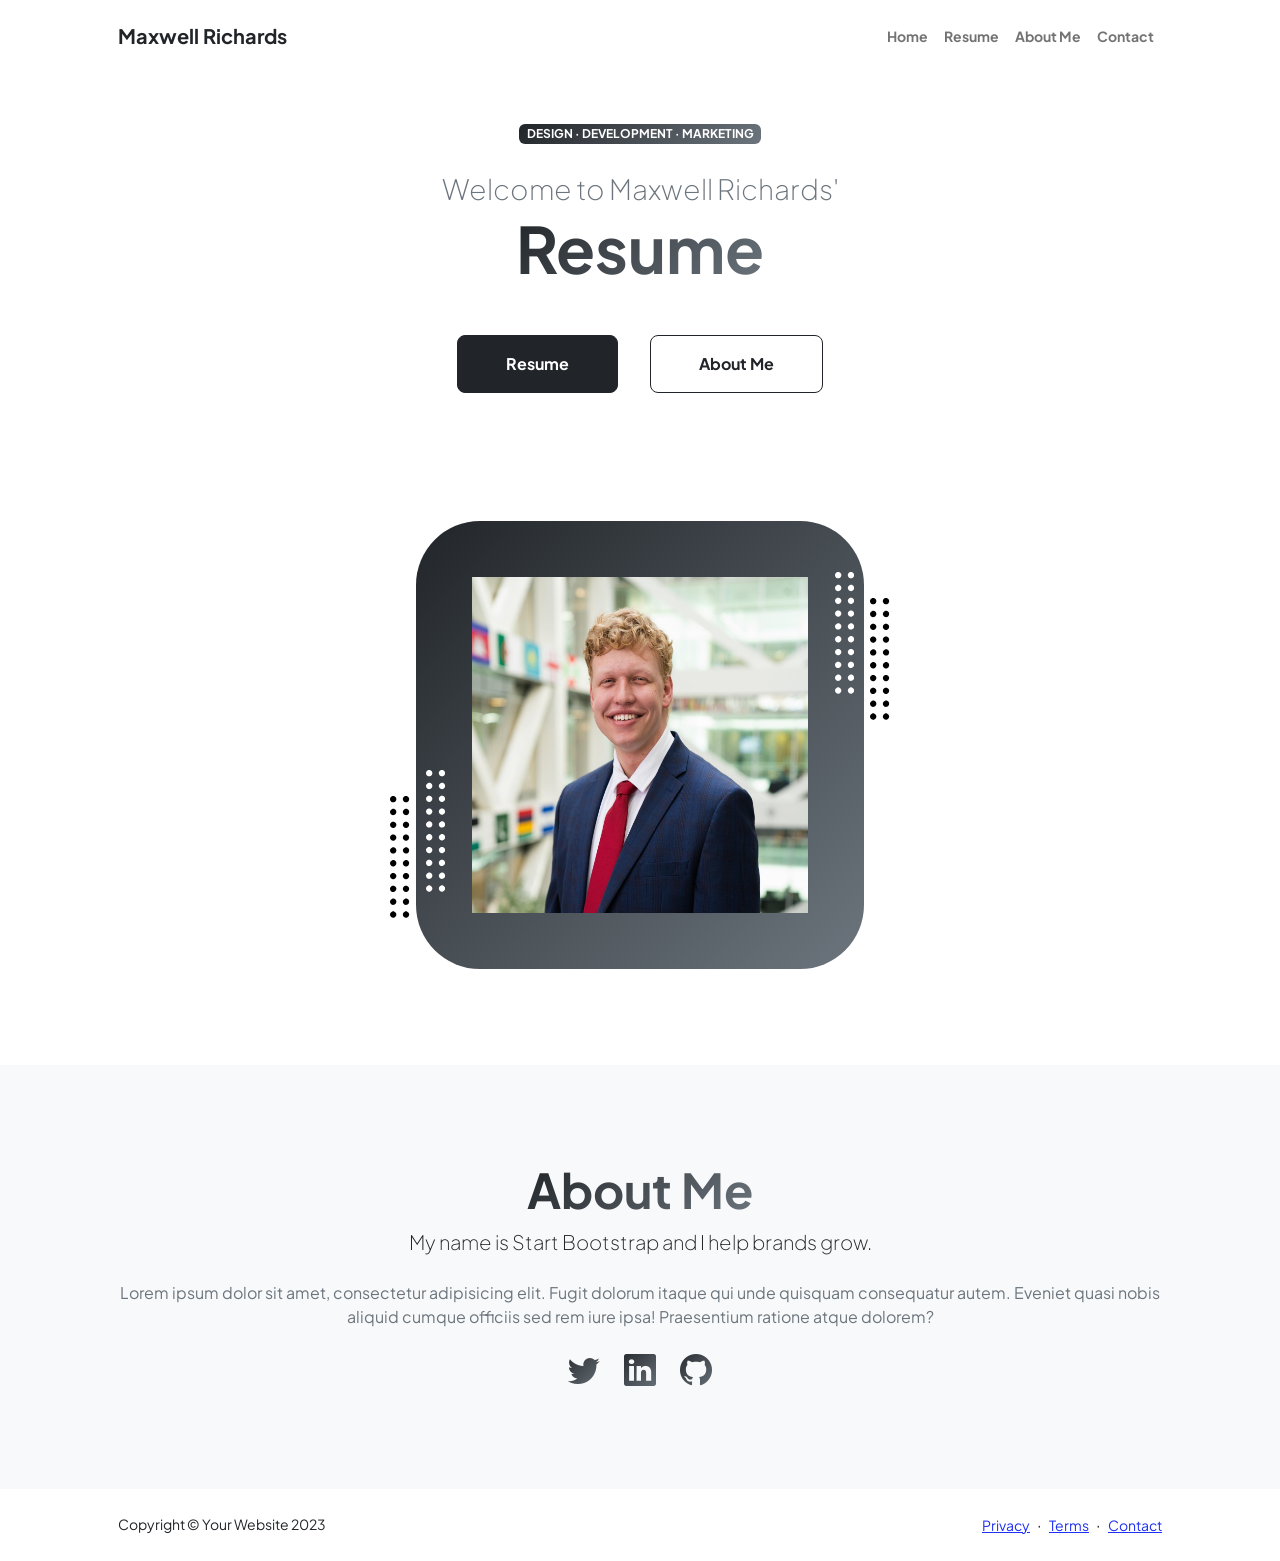
<file: index.html>
<!DOCTYPE html>
<html lang="en">
    <head>
        <meta charset="utf-8" />
        <meta name="viewport" content="width=device-width, initial-scale=1, shrink-to-fit=no" />
        <meta name="description" content="" />
        <meta name="author" content="" />
        <title>Personal - Start Bootstrap Theme</title>
        <!-- Favicon-->
        <link rel="icon" type="image/x-icon" href="assets/favicon.ico" />
        <!-- Custom Google font-->
        <link rel="preconnect" href="https://fonts.googleapis.com" />
        <link rel="preconnect" href="https://fonts.gstatic.com" crossorigin />
        <link href="https://fonts.googleapis.com/css2?family=Plus+Jakarta+Sans:wght@100;200;300;400;500;600;700;800;900&amp;display=swap" rel="stylesheet" />
        <!-- Bootstrap icons-->
        <link href="https://cdn.jsdelivr.net/npm/bootstrap-icons@1.8.1/font/bootstrap-icons.css" rel="stylesheet" />
        <!-- Core theme CSS (includes Bootstrap)-->
        <link href="css/styles.css" rel="stylesheet" />
    </head>
    <body class="d-flex flex-column h-100">
        <main class="flex-shrink-0">
            <!-- Navigation-->
            <nav class="navbar navbar-expand-lg navbar-light bg-white py-3">
                <div class="container px-5">
                    <a class="navbar-brand" href="index.html"><span class="fw-bolder text-primary">Maxwell Richards</span></a>
                    <button class="navbar-toggler" type="button" data-bs-toggle="collapse" data-bs-target="#navbarSupportedContent" aria-controls="navbarSupportedContent" aria-expanded="false" aria-label="Toggle navigation"><span class="navbar-toggler-icon"></span></button>
                    <div class="collapse navbar-collapse" id="navbarSupportedContent">
                        <ul class="navbar-nav ms-auto mb-2 mb-lg-0 small fw-bolder">
                            <li class="nav-item"><a class="nav-link" href="index.html">Home</a></li>
                            <li class="nav-item"><a class="nav-link" href="resume.html">Resume</a></li>
                            <li class="nav-item"><a class="nav-link" href="projects.html">About Me</a></li>
                            <li class="nav-item"><a class="nav-link" href="contact.html">Contact</a></li>
                        </ul>
                    </div>
                </div>
            </nav>
            <!-- Header-->
            <header class="py-5">
                <div class="container px-5 pb-5">
                    <div class="row gx-5 align-items-center">
                        <div class="col-xxl-5">
                            <!-- Header text content-->
                            <div class="text-center text-xxl-start">
                                <div class="badge bg-gradient-primary-to-secondary text-white mb-4"><div class="text-uppercase">Design &middot; Development &middot; Marketing</div></div>
                                <div class="fs-3 fw-light text-muted">Welcome to Maxwell Richards'</div>
                                <h1 class="display-3 fw-bolder mb-5"><span class="text-gradient d-inline">Resume</span></h1>
                                <div class="d-grid gap-3 d-sm-flex justify-content-sm-center justify-content-xxl-start mb-3">
                                    <a class="btn btn-primary btn-lg px-5 py-3 me-sm-3 fs-6 fw-bolder" href="resume.html">Resume</a>
                                    <a class="btn btn-outline-dark btn-lg px-5 py-3 fs-6 fw-bolder" href="projects.html">About Me</a>
                                </div>
                            </div>
                        </div>
                        <div class="col-xxl-7">
                            <!-- Header profile picture-->
                            <div class="d-flex justify-content-center mt-5 mt-xxl-0">
                                <div class="profile bg-gradient-primary-to-secondary">
                                    <!-- TIP: For best results, use a photo with a transparent background like the demo example below-->
                                    <!-- Watch a tutorial on how to do this on YouTube (link)-->
                                    <img class="profile-img" src="cropped_torso.jpg" alt="..." />
                                    <div class="dots-1">
                                        <!-- SVG Dots-->
                                        <svg version="1.1" xmlns="http://www.w3.org/2000/svg" xmlns:xlink="http://www.w3.org/1999/xlink" x="0px" y="0px" viewBox="0 0 191.6 1215.4" style="enable-background: new 0 0 191.6 1215.4" xml:space="preserve">
                                            <g transform="translate(0.000000,1280.000000) scale(0.100000,-0.100000)">
                                                <path d="M227.7,12788.6c-105-35-200-141-222-248c-43-206,163-412,369-369c155,32,275,190,260,339c-11,105-90,213-190,262        C383.7,12801.6,289.7,12808.6,227.7,12788.6z"></path>
                                                <path d="M1507.7,12788.6c-151-50-253-216-222-362c25-119,136-230,254-255c194-41,395,142,375,339c-11,105-90,213-190,262        C1663.7,12801.6,1569.7,12808.6,1507.7,12788.6z"></path>
                                                <path d="M227.7,11508.6c-105-35-200-141-222-248c-43-206,163-412,369-369c155,32,275,190,260,339c-11,105-90,213-190,262        C383.7,11521.6,289.7,11528.6,227.7,11508.6z"></path>
                                                <path d="M1507.7,11508.6c-151-50-253-216-222-362c25-119,136-230,254-255c194-41,395,142,375,339c-11,105-90,213-190,262        C1663.7,11521.6,1569.7,11528.6,1507.7,11508.6z"></path>
                                                <path d="M227.7,10228.6c-105-35-200-141-222-248c-43-206,163-412,369-369c155,32,275,190,260,339c-11,105-90,213-190,262        C383.7,10241.6,289.7,10248.6,227.7,10228.6z"></path>
                                                <path d="M1507.7,10228.6c-105-35-200-141-222-248c-43-206,163-412,369-369c155,32,275,190,260,339c-11,105-90,213-190,262        C1663.7,10241.6,1569.7,10248.6,1507.7,10228.6z"></path>
                                                <path d="M227.7,8948.6c-105-35-200-141-222-248c-43-206,163-412,369-369c155,32,275,190,260,339c-11,105-90,213-190,262        C383.7,8961.6,289.7,8968.6,227.7,8948.6z"></path>
                                                <path d="M1507.7,8948.6c-105-35-200-141-222-248c-43-206,163-412,369-369c155,32,275,190,260,339c-11,105-90,213-190,262        C1663.7,8961.6,1569.7,8968.6,1507.7,8948.6z"></path>
                                                <path d="M227.7,7668.6c-105-35-200-141-222-248c-43-206,163-412,369-369c155,32,275,190,260,339c-11,105-90,213-190,262        C383.7,7681.6,289.7,7688.6,227.7,7668.6z"></path>
                                                <path d="M1507.7,7668.6c-105-35-200-141-222-248c-43-206,163-412,369-369c155,32,275,190,260,339c-11,105-90,213-190,262        C1663.7,7681.6,1569.7,7688.6,1507.7,7668.6z"></path>
                                                <path d="M227.7,6388.6c-105-35-200-141-222-248c-43-206,163-412,369-369c155,32,275,190,260,339c-11,105-90,213-190,262        C383.7,6401.6,289.7,6408.6,227.7,6388.6z"></path>
                                                <path d="M1507.7,6388.6c-105-35-200-141-222-248c-43-206,163-412,369-369c155,32,275,190,260,339c-11,105-90,213-190,262        C1663.7,6401.6,1569.7,6408.6,1507.7,6388.6z"></path>
                                                <path d="M227.7,5108.6c-105-35-200-141-222-248c-43-206,163-412,369-369c155,32,275,190,260,339c-11,105-90,213-190,262        C383.7,5121.6,289.7,5128.6,227.7,5108.6z"></path>
                                                <path d="M1507.7,5108.6c-105-35-200-141-222-248c-43-206,163-412,369-369c155,32,275,190,260,339c-11,105-90,213-190,262        C1663.7,5121.6,1569.7,5128.6,1507.7,5108.6z"></path>
                                                <path d="M227.7,3828.6c-105-35-200-141-222-248c-43-206,163-412,369-369c155,32,275,190,260,339c-11,105-90,213-190,262        C383.7,3841.6,289.7,3848.6,227.7,3828.6z"></path>
                                                <path d="M1507.7,3828.6c-105-35-200-141-222-248c-43-206,163-412,369-369c155,32,275,190,260,339c-11,105-90,213-190,262        C1663.7,3841.6,1569.7,3848.6,1507.7,3828.6z"></path>
                                                <path d="M227.7,2548.6c-105-35-200-141-222-248c-43-206,163-412,369-369c155,32,275,190,260,339c-11,105-90,213-190,262        C383.7,2561.6,289.7,2568.6,227.7,2548.6z"></path>
                                                <path d="M1507.7,2548.6c-105-35-200-141-222-248c-43-206,163-412,369-369c155,32,275,190,260,339c-11,105-90,213-190,262        C1663.7,2561.6,1569.7,2568.6,1507.7,2548.6z"></path>
                                                <path d="M227.7,1268.6c-105-35-200-141-222-248c-43-206,163-412,369-369c155,32,275,190,260,339c-11,105-90,213-190,262        C383.7,1281.6,289.7,1288.6,227.7,1268.6z"></path>
                                                <path d="M1507.7,1268.6c-105-35-200-141-222-248c-43-206,163-412,369-369c155,32,275,190,260,339c-11,105-90,213-190,262        C1663.7,1281.6,1569.7,1288.6,1507.7,1268.6z"></path>
                                            </g>
                                        </svg>
                                        <!-- END of SVG dots-->
                                    </div>
                                    <div class="dots-2">
                                        <!-- SVG Dots-->
                                        <svg version="1.1" xmlns="http://www.w3.org/2000/svg" xmlns:xlink="http://www.w3.org/1999/xlink" x="0px" y="0px" viewBox="0 0 191.6 1215.4" style="enable-background: new 0 0 191.6 1215.4" xml:space="preserve">
                                            <g transform="translate(0.000000,1280.000000) scale(0.100000,-0.100000)">
                                                <path d="M227.7,12788.6c-105-35-200-141-222-248c-43-206,163-412,369-369c155,32,275,190,260,339c-11,105-90,213-190,262        C383.7,12801.6,289.7,12808.6,227.7,12788.6z"></path>
                                                <path d="M1507.7,12788.6c-151-50-253-216-222-362c25-119,136-230,254-255c194-41,395,142,375,339c-11,105-90,213-190,262        C1663.7,12801.6,1569.7,12808.6,1507.7,12788.6z"></path>
                                                <path d="M227.7,11508.6c-105-35-200-141-222-248c-43-206,163-412,369-369c155,32,275,190,260,339c-11,105-90,213-190,262        C383.7,11521.6,289.7,11528.6,227.7,11508.6z"></path>
                                                <path d="M1507.7,11508.6c-151-50-253-216-222-362c25-119,136-230,254-255c194-41,395,142,375,339c-11,105-90,213-190,262        C1663.7,11521.6,1569.7,11528.6,1507.7,11508.6z"></path>
                                                <path d="M227.7,10228.6c-105-35-200-141-222-248c-43-206,163-412,369-369c155,32,275,190,260,339c-11,105-90,213-190,262        C383.7,10241.6,289.7,10248.6,227.7,10228.6z"></path>
                                                <path d="M1507.7,10228.6c-105-35-200-141-222-248c-43-206,163-412,369-369c155,32,275,190,260,339c-11,105-90,213-190,262        C1663.7,10241.6,1569.7,10248.6,1507.7,10228.6z"></path>
                                                <path d="M227.7,8948.6c-105-35-200-141-222-248c-43-206,163-412,369-369c155,32,275,190,260,339c-11,105-90,213-190,262        C383.7,8961.6,289.7,8968.6,227.7,8948.6z"></path>
                                                <path d="M1507.7,8948.6c-105-35-200-141-222-248c-43-206,163-412,369-369c155,32,275,190,260,339c-11,105-90,213-190,262        C1663.7,8961.6,1569.7,8968.6,1507.7,8948.6z"></path>
                                                <path d="M227.7,7668.6c-105-35-200-141-222-248c-43-206,163-412,369-369c155,32,275,190,260,339c-11,105-90,213-190,262        C383.7,7681.6,289.7,7688.6,227.7,7668.6z"></path>
                                                <path d="M1507.7,7668.6c-105-35-200-141-222-248c-43-206,163-412,369-369c155,32,275,190,260,339c-11,105-90,213-190,262        C1663.7,7681.6,1569.7,7688.6,1507.7,7668.6z"></path>
                                                <path d="M227.7,6388.6c-105-35-200-141-222-248c-43-206,163-412,369-369c155,32,275,190,260,339c-11,105-90,213-190,262        C383.7,6401.6,289.7,6408.6,227.7,6388.6z"></path>
                                                <path d="M1507.7,6388.6c-105-35-200-141-222-248c-43-206,163-412,369-369c155,32,275,190,260,339c-11,105-90,213-190,262        C1663.7,6401.6,1569.7,6408.6,1507.7,6388.6z"></path>
                                                <path d="M227.7,5108.6c-105-35-200-141-222-248c-43-206,163-412,369-369c155,32,275,190,260,339c-11,105-90,213-190,262        C383.7,5121.6,289.7,5128.6,227.7,5108.6z"></path>
                                                <path d="M1507.7,5108.6c-105-35-200-141-222-248c-43-206,163-412,369-369c155,32,275,190,260,339c-11,105-90,213-190,262        C1663.7,5121.6,1569.7,5128.6,1507.7,5108.6z"></path>
                                                <path d="M227.7,3828.6c-105-35-200-141-222-248c-43-206,163-412,369-369c155,32,275,190,260,339c-11,105-90,213-190,262        C383.7,3841.6,289.7,3848.6,227.7,3828.6z"></path>
                                                <path d="M1507.7,3828.6c-105-35-200-141-222-248c-43-206,163-412,369-369c155,32,275,190,260,339c-11,105-90,213-190,262        C1663.7,3841.6,1569.7,3848.6,1507.7,3828.6z"></path>
                                                <path d="M227.7,2548.6c-105-35-200-141-222-248c-43-206,163-412,369-369c155,32,275,190,260,339c-11,105-90,213-190,262        C383.7,2561.6,289.7,2568.6,227.7,2548.6z"></path>
                                                <path d="M1507.7,2548.6c-105-35-200-141-222-248c-43-206,163-412,369-369c155,32,275,190,260,339c-11,105-90,213-190,262        C1663.7,2561.6,1569.7,2568.6,1507.7,2548.6z"></path>
                                                <path d="M227.7,1268.6c-105-35-200-141-222-248c-43-206,163-412,369-369c155,32,275,190,260,339c-11,105-90,213-190,262        C383.7,1281.6,289.7,1288.6,227.7,1268.6z"></path>
                                                <path d="M1507.7,1268.6c-105-35-200-141-222-248c-43-206,163-412,369-369c155,32,275,190,260,339c-11,105-90,213-190,262        C1663.7,1281.6,1569.7,1288.6,1507.7,1268.6z"></path>
                                            </g>
                                        </svg>
                                        <!-- END of SVG dots-->
                                    </div>
                                    <div class="dots-3">
                                        <!-- SVG Dots-->
                                        <svg version="1.1" xmlns="http://www.w3.org/2000/svg" xmlns:xlink="http://www.w3.org/1999/xlink" x="0px" y="0px" viewBox="0 0 191.6 1215.4" style="enable-background: new 0 0 191.6 1215.4" xml:space="preserve">
                                            <g transform="translate(0.000000,1280.000000) scale(0.100000,-0.100000)">
                                                <path d="M227.7,12788.6c-105-35-200-141-222-248c-43-206,163-412,369-369c155,32,275,190,260,339c-11,105-90,213-190,262        C383.7,12801.6,289.7,12808.6,227.7,12788.6z"></path>
                                                <path d="M1507.7,12788.6c-151-50-253-216-222-362c25-119,136-230,254-255c194-41,395,142,375,339c-11,105-90,213-190,262        C1663.7,12801.6,1569.7,12808.6,1507.7,12788.6z"></path>
                                                <path d="M227.7,11508.6c-105-35-200-141-222-248c-43-206,163-412,369-369c155,32,275,190,260,339c-11,105-90,213-190,262        C383.7,11521.6,289.7,11528.6,227.7,11508.6z"></path>
                                                <path d="M1507.7,11508.6c-151-50-253-216-222-362c25-119,136-230,254-255c194-41,395,142,375,339c-11,105-90,213-190,262        C1663.7,11521.6,1569.7,11528.6,1507.7,11508.6z"></path>
                                                <path d="M227.7,10228.6c-105-35-200-141-222-248c-43-206,163-412,369-369c155,32,275,190,260,339c-11,105-90,213-190,262        C383.7,10241.6,289.7,10248.6,227.7,10228.6z"></path>
                                                <path d="M1507.7,10228.6c-105-35-200-141-222-248c-43-206,163-412,369-369c155,32,275,190,260,339c-11,105-90,213-190,262        C1663.7,10241.6,1569.7,10248.6,1507.7,10228.6z"></path>
                                                <path d="M227.7,8948.6c-105-35-200-141-222-248c-43-206,163-412,369-369c155,32,275,190,260,339c-11,105-90,213-190,262        C383.7,8961.6,289.7,8968.6,227.7,8948.6z"></path>
                                                <path d="M1507.7,8948.6c-105-35-200-141-222-248c-43-206,163-412,369-369c155,32,275,190,260,339c-11,105-90,213-190,262        C1663.7,8961.6,1569.7,8968.6,1507.7,8948.6z"></path>
                                                <path d="M227.7,7668.6c-105-35-200-141-222-248c-43-206,163-412,369-369c155,32,275,190,260,339c-11,105-90,213-190,262        C383.7,7681.6,289.7,7688.6,227.7,7668.6z"></path>
                                                <path d="M1507.7,7668.6c-105-35-200-141-222-248c-43-206,163-412,369-369c155,32,275,190,260,339c-11,105-90,213-190,262        C1663.7,7681.6,1569.7,7688.6,1507.7,7668.6z"></path>
                                                <path d="M227.7,6388.6c-105-35-200-141-222-248c-43-206,163-412,369-369c155,32,275,190,260,339c-11,105-90,213-190,262        C383.7,6401.6,289.7,6408.6,227.7,6388.6z"></path>
                                                <path d="M1507.7,6388.6c-105-35-200-141-222-248c-43-206,163-412,369-369c155,32,275,190,260,339c-11,105-90,213-190,262        C1663.7,6401.6,1569.7,6408.6,1507.7,6388.6z"></path>
                                                <path d="M227.7,5108.6c-105-35-200-141-222-248c-43-206,163-412,369-369c155,32,275,190,260,339c-11,105-90,213-190,262        C383.7,5121.6,289.7,5128.6,227.7,5108.6z"></path>
                                                <path d="M1507.7,5108.6c-105-35-200-141-222-248c-43-206,163-412,369-369c155,32,275,190,260,339c-11,105-90,213-190,262        C1663.7,5121.6,1569.7,5128.6,1507.7,5108.6z"></path>
                                                <path d="M227.7,3828.6c-105-35-200-141-222-248c-43-206,163-412,369-369c155,32,275,190,260,339c-11,105-90,213-190,262        C383.7,3841.6,289.7,3848.6,227.7,3828.6z"></path>
                                                <path d="M1507.7,3828.6c-105-35-200-141-222-248c-43-206,163-412,369-369c155,32,275,190,260,339c-11,105-90,213-190,262        C1663.7,3841.6,1569.7,3848.6,1507.7,3828.6z"></path>
                                                <path d="M227.7,2548.6c-105-35-200-141-222-248c-43-206,163-412,369-369c155,32,275,190,260,339c-11,105-90,213-190,262        C383.7,2561.6,289.7,2568.6,227.7,2548.6z"></path>
                                                <path d="M1507.7,2548.6c-105-35-200-141-222-248c-43-206,163-412,369-369c155,32,275,190,260,339c-11,105-90,213-190,262        C1663.7,2561.6,1569.7,2568.6,1507.7,2548.6z"></path>
                                                <path d="M227.7,1268.6c-105-35-200-141-222-248c-43-206,163-412,369-369c155,32,275,190,260,339c-11,105-90,213-190,262        C383.7,1281.6,289.7,1288.6,227.7,1268.6z"></path>
                                                <path d="M1507.7,1268.6c-105-35-200-141-222-248c-43-206,163-412,369-369c155,32,275,190,260,339c-11,105-90,213-190,262        C1663.7,1281.6,1569.7,1288.6,1507.7,1268.6z"></path>
                                            </g>
                                        </svg>
                                        <!-- END of SVG dots-->
                                    </div>
                                    <div class="dots-4">
                                        <!-- SVG Dots-->
                                        <svg version="1.1" xmlns="http://www.w3.org/2000/svg" xmlns:xlink="http://www.w3.org/1999/xlink" x="0px" y="0px" viewBox="0 0 191.6 1215.4" style="enable-background: new 0 0 191.6 1215.4" xml:space="preserve">
                                            <g transform="translate(0.000000,1280.000000) scale(0.100000,-0.100000)">
                                                <path d="M227.7,12788.6c-105-35-200-141-222-248c-43-206,163-412,369-369c155,32,275,190,260,339c-11,105-90,213-190,262        C383.7,12801.6,289.7,12808.6,227.7,12788.6z"></path>
                                                <path d="M1507.7,12788.6c-151-50-253-216-222-362c25-119,136-230,254-255c194-41,395,142,375,339c-11,105-90,213-190,262        C1663.7,12801.6,1569.7,12808.6,1507.7,12788.6z"></path>
                                                <path d="M227.7,11508.6c-105-35-200-141-222-248c-43-206,163-412,369-369c155,32,275,190,260,339c-11,105-90,213-190,262        C383.7,11521.6,289.7,11528.6,227.7,11508.6z"></path>
                                                <path d="M1507.7,11508.6c-151-50-253-216-222-362c25-119,136-230,254-255c194-41,395,142,375,339c-11,105-90,213-190,262        C1663.7,11521.6,1569.7,11528.6,1507.7,11508.6z"></path>
                                                <path d="M227.7,10228.6c-105-35-200-141-222-248c-43-206,163-412,369-369c155,32,275,190,260,339c-11,105-90,213-190,262        C383.7,10241.6,289.7,10248.6,227.7,10228.6z"></path>
                                                <path d="M1507.7,10228.6c-105-35-200-141-222-248c-43-206,163-412,369-369c155,32,275,190,260,339c-11,105-90,213-190,262        C1663.7,10241.6,1569.7,10248.6,1507.7,10228.6z"></path>
                                                <path d="M227.7,8948.6c-105-35-200-141-222-248c-43-206,163-412,369-369c155,32,275,190,260,339c-11,105-90,213-190,262        C383.7,8961.6,289.7,8968.6,227.7,8948.6z"></path>
                                                <path d="M1507.7,8948.6c-105-35-200-141-222-248c-43-206,163-412,369-369c155,32,275,190,260,339c-11,105-90,213-190,262        C1663.7,8961.6,1569.7,8968.6,1507.7,8948.6z"></path>
                                                <path d="M227.7,7668.6c-105-35-200-141-222-248c-43-206,163-412,369-369c155,32,275,190,260,339c-11,105-90,213-190,262        C383.7,7681.6,289.7,7688.6,227.7,7668.6z"></path>
                                                <path d="M1507.7,7668.6c-105-35-200-141-222-248c-43-206,163-412,369-369c155,32,275,190,260,339c-11,105-90,213-190,262        C1663.7,7681.6,1569.7,7688.6,1507.7,7668.6z"></path>
                                                <path d="M227.7,6388.6c-105-35-200-141-222-248c-43-206,163-412,369-369c155,32,275,190,260,339c-11,105-90,213-190,262        C383.7,6401.6,289.7,6408.6,227.7,6388.6z"></path>
                                                <path d="M1507.7,6388.6c-105-35-200-141-222-248c-43-206,163-412,369-369c155,32,275,190,260,339c-11,105-90,213-190,262        C1663.7,6401.6,1569.7,6408.6,1507.7,6388.6z"></path>
                                                <path d="M227.7,5108.6c-105-35-200-141-222-248c-43-206,163-412,369-369c155,32,275,190,260,339c-11,105-90,213-190,262        C383.7,5121.6,289.7,5128.6,227.7,5108.6z"></path>
                                                <path d="M1507.7,5108.6c-105-35-200-141-222-248c-43-206,163-412,369-369c155,32,275,190,260,339c-11,105-90,213-190,262        C1663.7,5121.6,1569.7,5128.6,1507.7,5108.6z"></path>
                                                <path d="M227.7,3828.6c-105-35-200-141-222-248c-43-206,163-412,369-369c155,32,275,190,260,339c-11,105-90,213-190,262        C383.7,3841.6,289.7,3848.6,227.7,3828.6z"></path>
                                                <path d="M1507.7,3828.6c-105-35-200-141-222-248c-43-206,163-412,369-369c155,32,275,190,260,339c-11,105-90,213-190,262        C1663.7,3841.6,1569.7,3848.6,1507.7,3828.6z"></path>
                                                <path d="M227.7,2548.6c-105-35-200-141-222-248c-43-206,163-412,369-369c155,32,275,190,260,339c-11,105-90,213-190,262        C383.7,2561.6,289.7,2568.6,227.7,2548.6z"></path>
                                                <path d="M1507.7,2548.6c-105-35-200-141-222-248c-43-206,163-412,369-369c155,32,275,190,260,339c-11,105-90,213-190,262        C1663.7,2561.6,1569.7,2568.6,1507.7,2548.6z"></path>
                                                <path d="M227.7,1268.6c-105-35-200-141-222-248c-43-206,163-412,369-369c155,32,275,190,260,339c-11,105-90,213-190,262        C383.7,1281.6,289.7,1288.6,227.7,1268.6z"></path>
                                                <path d="M1507.7,1268.6c-105-35-200-141-222-248c-43-206,163-412,369-369c155,32,275,190,260,339c-11,105-90,213-190,262        C1663.7,1281.6,1569.7,1288.6,1507.7,1268.6z"></path>
                                            </g>
                                        </svg>
                                        <!-- END of SVG dots-->
                                    </div>
                                </div>
                            </div>
                        </div>
                    </div>
                </div>
            </header>
            <!-- About Section-->
            <section class="bg-light py-5">
                <div class="container px-5">
                    <div class="row gx-5 justify-content-center">
                        <div class="col-xxl-8">
                            <div class="text-center my-5">
                                <h2 class="display-5 fw-bolder"><span class="text-gradient d-inline">About Me</span></h2>
                                <p class="lead fw-light mb-4">My name is Start Bootstrap and I help brands grow.</p>
                                <p class="text-muted">Lorem ipsum dolor sit amet, consectetur adipisicing elit. Fugit dolorum itaque qui unde quisquam consequatur autem. Eveniet quasi nobis aliquid cumque officiis sed rem iure ipsa! Praesentium ratione atque dolorem?</p>
                                <div class="d-flex justify-content-center fs-2 gap-4">
                                    <a class="text-gradient" href="#!"><i class="bi bi-twitter"></i></a>
                                    <a class="text-gradient" href="#!"><i class="bi bi-linkedin"></i></a>
                                    <a class="text-gradient" href="#!"><i class="bi bi-github"></i></a>
                                </div>
                            </div>
                        </div>
                    </div>
                </div>
            </section>
        </main>
        <!-- Footer-->
        <footer class="bg-white py-4 mt-auto">
            <div class="container px-5">
                <div class="row align-items-center justify-content-between flex-column flex-sm-row">
                    <div class="col-auto"><div class="small m-0">Copyright &copy; Your Website 2023</div></div>
                    <div class="col-auto">
                        <a class="small" href="#!">Privacy</a>
                        <span class="mx-1">&middot;</span>
                        <a class="small" href="#!">Terms</a>
                        <span class="mx-1">&middot;</span>
                        <a class="small" href="#!">Contact</a>
                    </div>
                </div>
            </div>
        </footer>
        <!-- Bootstrap core JS-->
        <script src="https://cdn.jsdelivr.net/npm/bootstrap@5.2.3/dist/js/bootstrap.bundle.min.js"></script>
        <!-- Core theme JS-->
        <script src="js/scripts.js"></script>
    </body>
</html>
</file>
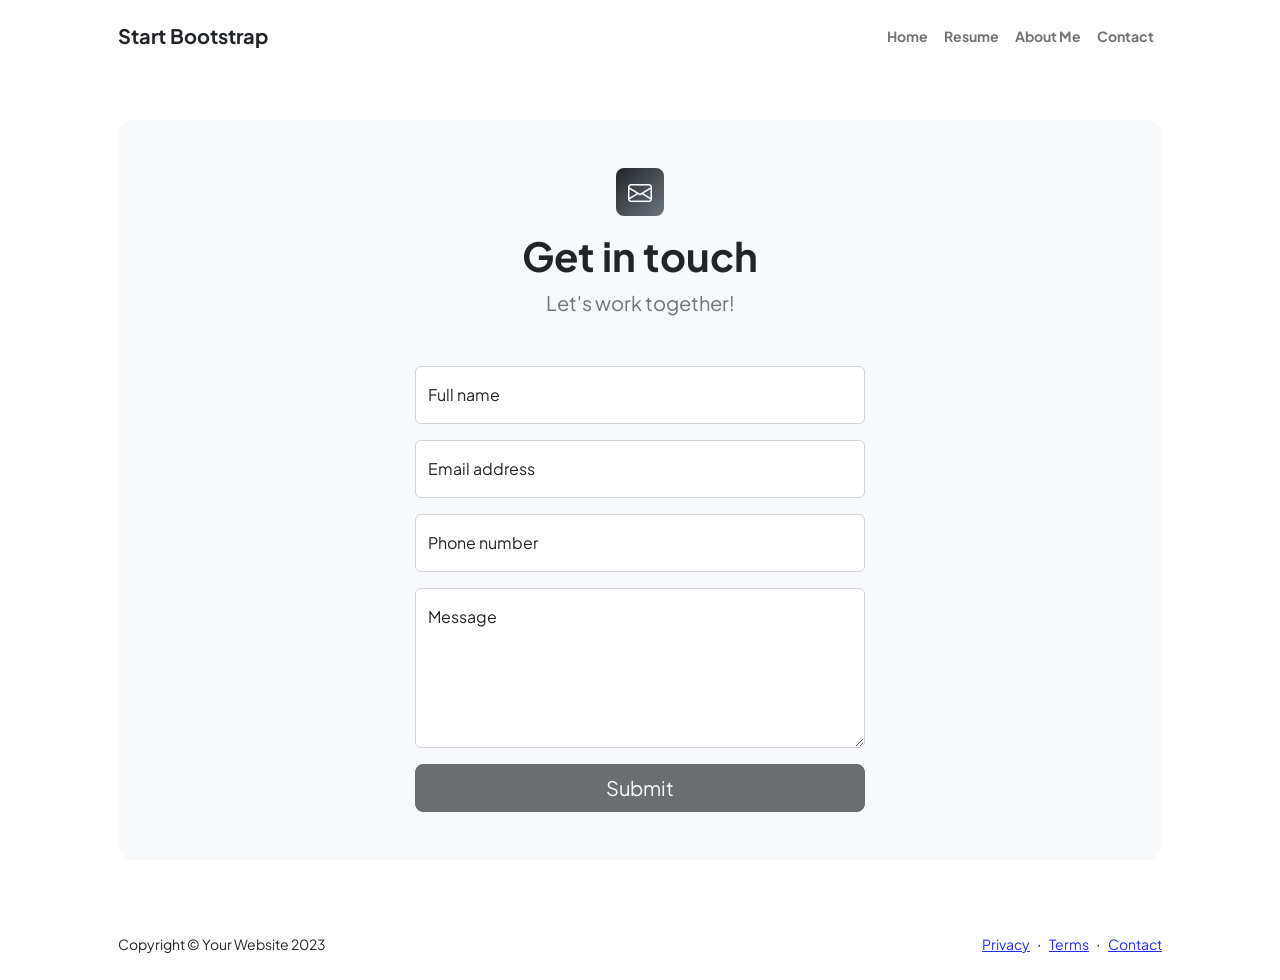
<file: contact.html>
<!DOCTYPE html>
<html lang="en">
    <head>
        <meta charset="utf-8" />
        <meta name="viewport" content="width=device-width, initial-scale=1, shrink-to-fit=no" />
        <meta name="description" content />
        <meta name="author" content />
        <title>Modern Business - Start Bootstrap Template</title>
        <!-- Favicon-->
        <link rel="icon" type="image/x-icon" href="assets/favicon.ico" />
        <!-- Custom Google font-->
        <link rel="preconnect" href="https://fonts.googleapis.com" />
        <link rel="preconnect" href="https://fonts.gstatic.com" crossorigin />
        <link href="https://fonts.googleapis.com/css2?family=Plus+Jakarta+Sans:wght@100;200;300;400;500;600;700;800;900&amp;display=swap" rel="stylesheet" />
        <!-- Bootstrap icons-->
        <link href="https://cdn.jsdelivr.net/npm/bootstrap-icons@1.8.1/font/bootstrap-icons.css" rel="stylesheet" />
        <!-- Core theme CSS (includes Bootstrap)-->
        <link href="css/styles.css" rel="stylesheet" />
    </head>
    <body class="d-flex flex-column">
        <main class="flex-shrink-0">
            <!-- Navigation-->
            <nav class="navbar navbar-expand-lg navbar-light bg-white py-3">
                <div class="container px-5">
                    <a class="navbar-brand" href="index.html"><span class="fw-bolder text-primary">Start Bootstrap</span></a>
                    <button class="navbar-toggler" type="button" data-bs-toggle="collapse" data-bs-target="#navbarSupportedContent" aria-controls="navbarSupportedContent" aria-expanded="false" aria-label="Toggle navigation"><span class="navbar-toggler-icon"></span></button>
                    <div class="collapse navbar-collapse" id="navbarSupportedContent">
                        <ul class="navbar-nav ms-auto mb-2 mb-lg-0 small fw-bolder">
                            <li class="nav-item"><a class="nav-link" href="index.html">Home</a></li>
                            <li class="nav-item"><a class="nav-link" href="resume.html">Resume</a></li>
                            <li class="nav-item"><a class="nav-link" href="projects.html">About Me</a></li>
                            <li class="nav-item"><a class="nav-link" href="contact.html">Contact</a></li>
                        </ul>
                    </div>
                </div>
            </nav>
            <!-- Page content-->
            <section class="py-5">
                <div class="container px-5">
                    <!-- Contact form-->
                    <div class="bg-light rounded-4 py-5 px-4 px-md-5">
                        <div class="text-center mb-5">
                            <div class="feature bg-primary bg-gradient-primary-to-secondary text-white rounded-3 mb-3"><i class="bi bi-envelope"></i></div>
                            <h1 class="fw-bolder">Get in touch</h1>
                            <p class="lead fw-normal text-muted mb-0">Let's work together!</p>
                        </div>
                        <div class="row gx-5 justify-content-center">
                            <div class="col-lg-8 col-xl-6">
                                <!-- * * * * * * * * * * * * * * *-->
                                <!-- * * SB Forms Contact Form * *-->
                                <!-- * * * * * * * * * * * * * * *-->
                                <!-- This form is pre-integrated with SB Forms.-->
                                <!-- To make this form functional, sign up at-->
                                <!-- https://startbootstrap.com/solution/contact-forms-->
                                <!-- to get an API token!-->
                                <form id="contactForm" data-sb-form-api-token="API_TOKEN">
                                    <!-- Name input-->
                                    <div class="form-floating mb-3">
                                        <input class="form-control" id="name" type="text" placeholder="Enter your name..." data-sb-validations="required" />
                                        <label for="name">Full name</label>
                                        <div class="invalid-feedback" data-sb-feedback="name:required">A name is required.</div>
                                    </div>
                                    <!-- Email address input-->
                                    <div class="form-floating mb-3">
                                        <input class="form-control" id="email" type="email" placeholder="name@example.com" data-sb-validations="required,email" />
                                        <label for="email">Email address</label>
                                        <div class="invalid-feedback" data-sb-feedback="email:required">An email is required.</div>
                                        <div class="invalid-feedback" data-sb-feedback="email:email">Email is not valid.</div>
                                    </div>
                                    <!-- Phone number input-->
                                    <div class="form-floating mb-3">
                                        <input class="form-control" id="phone" type="tel" placeholder="(123) 456-7890" data-sb-validations="required" />
                                        <label for="phone">Phone number</label>
                                        <div class="invalid-feedback" data-sb-feedback="phone:required">A phone number is required.</div>
                                    </div>
                                    <!-- Message input-->
                                    <div class="form-floating mb-3">
                                        <textarea class="form-control" id="message" type="text" placeholder="Enter your message here..." style="height: 10rem" data-sb-validations="required"></textarea>
                                        <label for="message">Message</label>
                                        <div class="invalid-feedback" data-sb-feedback="message:required">A message is required.</div>
                                    </div>
                                    <!-- Submit success message-->
                                    <!---->
                                    <!-- This is what your users will see when the form-->
                                    <!-- has successfully submitted-->
                                    <div class="d-none" id="submitSuccessMessage">
                                        <div class="text-center mb-3">
                                            <div class="fw-bolder">Form submission successful!</div>
                                            To activate this form, sign up at
                                            <br />
                                            <a href="https://startbootstrap.com/solution/contact-forms">https://startbootstrap.com/solution/contact-forms</a>
                                        </div>
                                    </div>
                                    <!-- Submit error message-->
                                    <!---->
                                    <!-- This is what your users will see when there is-->
                                    <!-- an error submitting the form-->
                                    <div class="d-none" id="submitErrorMessage"><div class="text-center text-danger mb-3">Error sending message!</div></div>
                                    <!-- Submit Button-->
                                    <div class="d-grid"><button class="btn btn-primary btn-lg disabled" id="submitButton" type="submit">Submit</button></div>
                                </form>
                            </div>
                        </div>
                    </div>
                </div>
            </section>
        </main>
        <!-- Footer-->
        <footer class="bg-white py-4 mt-auto">
            <div class="container px-5">
                <div class="row align-items-center justify-content-between flex-column flex-sm-row">
                    <div class="col-auto"><div class="small m-0">Copyright &copy; Your Website 2023</div></div>
                    <div class="col-auto">
                        <a class="small" href="#!">Privacy</a>
                        <span class="mx-1">&middot;</span>
                        <a class="small" href="#!">Terms</a>
                        <span class="mx-1">&middot;</span>
                        <a class="small" href="#!">Contact</a>
                    </div>
                </div>
            </div>
        </footer>
        <!-- Bootstrap core JS-->
        <script src="https://cdn.jsdelivr.net/npm/bootstrap@5.2.3/dist/js/bootstrap.bundle.min.js"></script>
        <!-- Core theme JS-->
        <script src="js/scripts.js"></script>
        <!-- * * * * * * * * * * * * * * * * * * * * * * * * * * * * * * * * * * * * * * * *-->
        <!-- * *                               SB Forms JS                               * *-->
        <!-- * * Activate your form at https://startbootstrap.com/solution/contact-forms * *-->
        <!-- * * * * * * * * * * * * * * * * * * * * * * * * * * * * * * * * * * * * * * * *-->
        <script src="https://cdn.startbootstrap.com/sb-forms-latest.js"></script>
    </body>
</html>
</file>
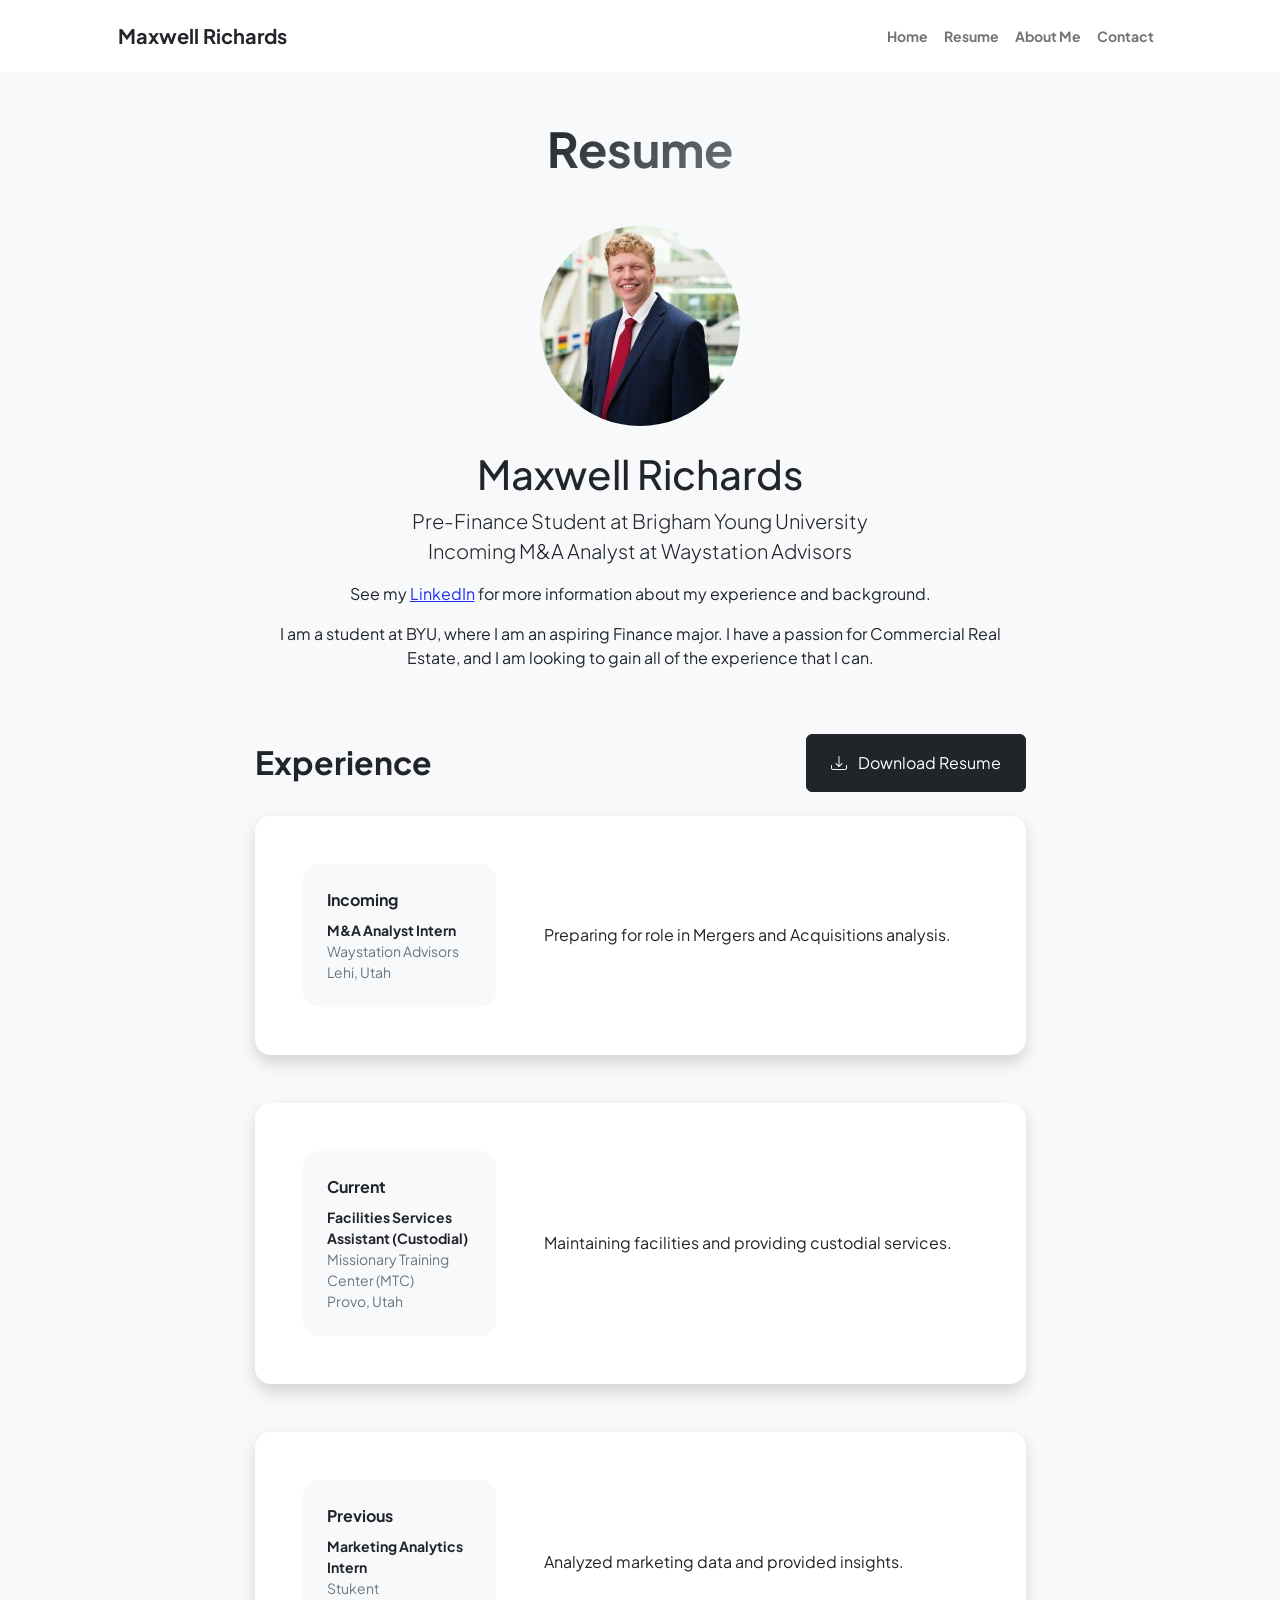
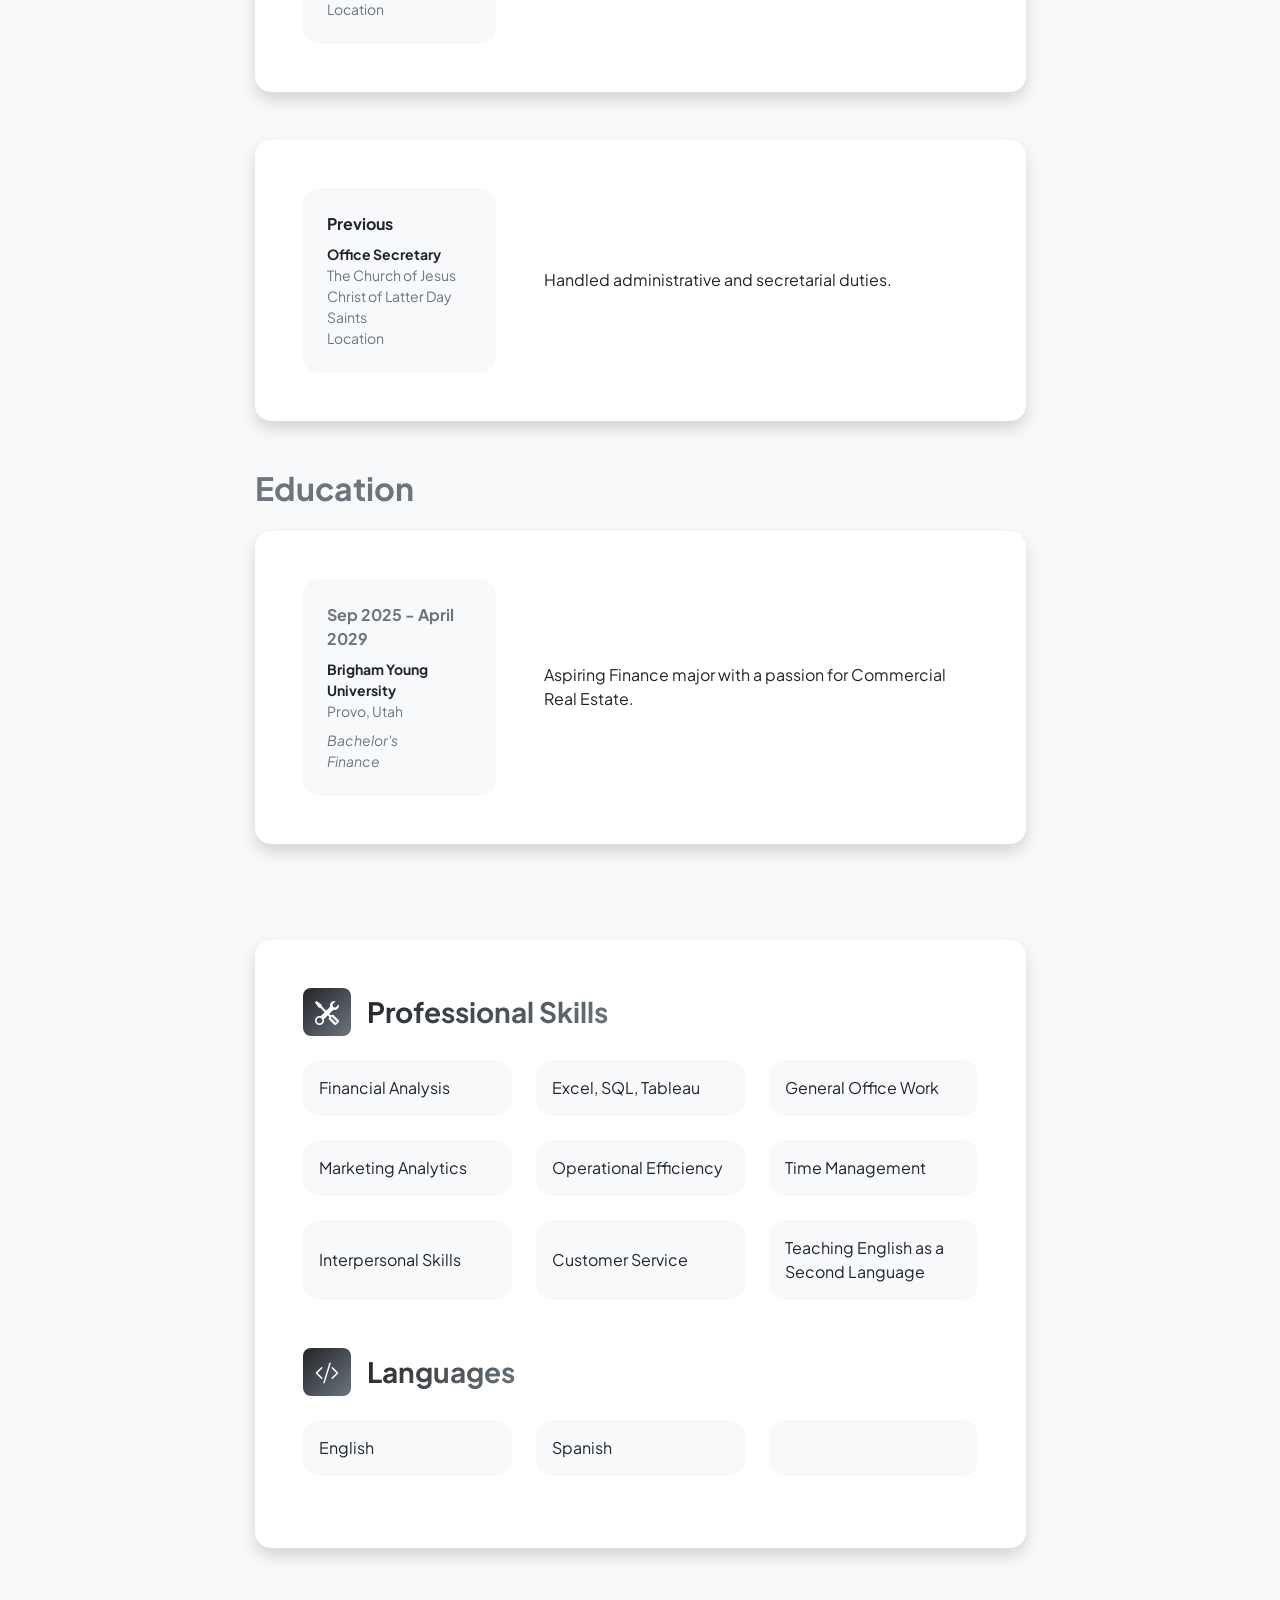
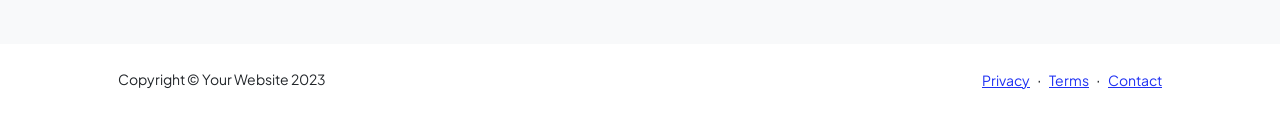
<file: resume.html>
<!DOCTYPE html>
<html lang="en">
    <head>
        <meta charset="utf-8" />
        <meta name="viewport" content="width=device-width, initial-scale=1, shrink-to-fit=no" />
        <meta name="description" content="" />
        <meta name="author" content="" />
        <title>Maxwell Richards Resume</title>
        <!-- Favicon-->
        <link rel="icon" type="image/x-icon" href="assets/favicon.ico" />
        <!-- Custom Google font-->
        <link rel="preconnect" href="https://fonts.googleapis.com" />
        <link rel="preconnect" href="https://fonts.gstatic.com" crossorigin />
        <link href="https://fonts.googleapis.com/css2?family=Plus+Jakarta+Sans:wght@100;200;300;400;500;600;700;800;900&amp;display=swap" rel="stylesheet" />
        <!-- Bootstrap icons-->
        <link href="https://cdn.jsdelivr.net/npm/bootstrap-icons@1.8.1/font/bootstrap-icons.css" rel="stylesheet" />
        <!-- Core theme CSS (includes Bootstrap)-->
        <link href="css/styles.css" rel="stylesheet" />
    </head>
    <body class="d-flex flex-column h-100 bg-light">
        <main class="flex-shrink-0">
            <!-- Navigation-->
            <nav class="navbar navbar-expand-lg navbar-light bg-white py-3">
                <div class="container px-5">
                    <a class="navbar-brand" href="index.html"><span class="fw-bolder text-primary">Maxwell Richards</span></a>
                    <button class="navbar-toggler" type="button" data-bs-toggle="collapse" data-bs-target="#navbarSupportedContent" aria-controls="navbarSupportedContent" aria-expanded="false" aria-label="Toggle navigation"><span class="navbar-toggler-icon"></span></button>
                    <div class="collapse navbar-collapse" id="navbarSupportedContent">
                        <ul class="navbar-nav ms-auto mb-2 mb-lg-0 small fw-bolder">
                            <li class="nav-item"><a class="nav-link" href="index.html">Home</a></li>
                            <li class="nav-item"><a class="nav-link" href="resume.html">Resume</a></li>
                            <li class="nav-item"><a class="nav-link" href="projects.html">About Me</a></li>
                            <li class="nav-item"><a class="nav-link" href="contact.html">Contact</a></li>
                        </ul>
                    </div>
                </div>
            </nav>
            <!-- Page Content-->
            <div class="container px-5 my-5">
                <div class="text-center mb-5">
                    <h1 class="display-5 fw-bolder mb-0"><span class="text-gradient d-inline">Resume</span></h1>
                </div>
                <!-- Profile Section -->
                <div class="row gx-5 justify-content-center mb-5">
                    <div class="col-lg-11 col-xl-9 col-xxl-8 text-center">
                        <img src="WebsiteProfilePhoto.jpeg" height="300" alt="Maxwell Richards Headshot" class="img-fluid rounded-circle mb-4">
                        <h1>Maxwell Richards</h1>
                        <p class="lead">Pre-Finance Student at Brigham Young University <br>Incoming M&A Analyst at Waystation Advisors</p>
                        <p>See my <a href="https://www.linkedin.com/in/maxdrichards" target="_blank" title="Maxwell Richards' LinkedIn Profile">LinkedIn</a> for more information about my experience and background.</p>
                        <p>I am a student at BYU, where I am an aspiring Finance major. I have a passion for Commercial Real Estate, and I am looking to gain all of the experience that I can.</p>
                    </div>
                </div>
                <div class="row gx-5 justify-content-center">
                    <div class="col-lg-11 col-xl-9 col-xxl-8">
                        <!-- Experience Section-->
                        <section>
                            <div class="d-flex align-items-center justify-content-between mb-4">
                                <h2 class="text-primary fw-bolder mb-0">Experience</h2>
                                <!-- Download resume button-->
                                <!-- Note: Set the link href target to a PDF file within your project-->
                                <a class="btn btn-primary px-4 py-3" href="Maxwell Richards Resume .pdf" download>
                                    <div class="d-inline-block bi bi-download me-2"></div>
                                    Download Resume
                                </a>
                            </div>
                            <!-- Experience Card 1-->
                            <div class="card shadow border-0 rounded-4 mb-5">
                                <div class="card-body p-5">
                                    <div class="row align-items-center gx-5">
                                        <div class="col text-center text-lg-start mb-4 mb-lg-0">
                                            <div class="bg-light p-4 rounded-4">
                                                <div class="text-primary fw-bolder mb-2">Incoming</div>
                                                <div class="small fw-bolder">M&A Analyst Intern</div>
                                                <div class="small text-muted">Waystation Advisors</div>
                                                <div class="small text-muted">Lehi, Utah</div>
                                            </div>
                                        </div>
                                        <div class="col-lg-8"><div>Preparing for role in Mergers and Acquisitions analysis.</div></div>
                                    </div>
                                </div>
                            </div>
                            <!-- Experience Card 2-->
                            <div class="card shadow border-0 rounded-4 mb-5">
                                <div class="card-body p-5">
                                    <div class="row align-items-center gx-5">
                                        <div class="col text-center text-lg-start mb-4 mb-lg-0">
                                            <div class="bg-light p-4 rounded-4">
                                                <div class="text-primary fw-bolder mb-2">Current</div>
                                                <div class="small fw-bolder">Facilities Services Assistant (Custodial)</div>
                                                <div class="small text-muted">Missionary Training Center (MTC)</div>
                                                <div class="small text-muted">Provo, Utah</div>
                                            </div>
                                        </div>
                                        <div class="col-lg-8"><div>Maintaining facilities and providing custodial services.</div></div>
                                    </div>
                                </div>
                            </div>
                            <!-- Experience Card 3-->
                            <div class="card shadow border-0 rounded-4 mb-5">
                                <div class="card-body p-5">
                                    <div class="row align-items-center gx-5">
                                        <div class="col text-center text-lg-start mb-4 mb-lg-0">
                                            <div class="bg-light p-4 rounded-4">
                                                <div class="text-primary fw-bolder mb-2">Previous</div>
                                                <div class="small fw-bolder">Marketing Analytics Intern</div>
                                                <div class="small text-muted">Stukent</div>
                                                <div class="small text-muted">Location</div>
                                            </div>
                                        </div>
                                        <div class="col-lg-8"><div>Analyzed marketing data and provided insights.</div></div>
                                    </div>
                                </div>
                            </div>
                            <!-- Experience Card 4-->
                            <div class="card shadow border-0 rounded-4 mb-5">
                                <div class="card-body p-5">
                                    <div class="row align-items-center gx-5">
                                        <div class="col text-center text-lg-start mb-4 mb-lg-0">
                                            <div class="bg-light p-4 rounded-4">
                                                <div class="text-primary fw-bolder mb-2">Previous</div>
                                                <div class="small fw-bolder">Office Secretary</div>
                                                <div class="small text-muted">The Church of Jesus Christ of Latter Day Saints</div>
                                                <div class="small text-muted">Location</div>
                                            </div>
                                        </div>
                                        <div class="col-lg-8"><div>Handled administrative and secretarial duties.</div></div>
                                    </div>
                                </div>
                            </div>
                        </section>
                        <!-- Education Section-->
                        <section>
                            <h2 class="text-secondary fw-bolder mb-4">Education</h2>
                            <!-- Education Card 1-->
                            <div class="card shadow border-0 rounded-4 mb-5">
                                <div class="card-body p-5">
                                    <div class="row align-items-center gx-5">
                                        <div class="col text-center text-lg-start mb-4 mb-lg-0">
                                            <div class="bg-light p-4 rounded-4">
                                                <div class="text-secondary fw-bolder mb-2">Sep 2025 - April 2029</div>
                                                <div class="mb-2">
                                                    <div class="small fw-bolder">Brigham Young University</div>
                                                    <div class="small text-muted">Provo, Utah</div>
                                                </div>
                                                <div class="fst-italic">
                                                    <div class="small text-muted">Bachelor's</div>
                                                    <div class="small text-muted">Finance</div>
                                                </div>
                                            </div>
                                        </div>
                                        <div class="col-lg-8"><div>Aspiring Finance major with a passion for Commercial Real Estate.</div></div>
                                    </div>
                                </div>
                            </div>
                        </section>
                        <!-- Divider-->
                        <div class="pb-5"></div>
                        <!-- Skills Section-->
                        <section>
                            <!-- Skillset Card-->
                            <div class="card shadow border-0 rounded-4 mb-5">
                                <div class="card-body p-5">
                                    <!-- Professional skills list-->
                                    <div class="mb-5">
                                        <div class="d-flex align-items-center mb-4">
                                            <div class="feature bg-primary bg-gradient-primary-to-secondary text-white rounded-3 me-3"><i class="bi bi-tools"></i></div>
                                            <h3 class="fw-bolder mb-0"><span class="text-gradient d-inline">Professional Skills</span></h3>
                                        </div>
                                        <div class="row row-cols-1 row-cols-md-3 mb-4">
                                            <div class="col mb-4 mb-md-0"><div class="d-flex align-items-center bg-light rounded-4 p-3 h-100">Financial Analysis</div></div>
                                            <div class="col mb-4 mb-md-0"><div class="d-flex align-items-center bg-light rounded-4 p-3 h-100">Excel, SQL, Tableau</div></div>
                                            <div class="col"><div class="d-flex align-items-center bg-light rounded-4 p-3 h-100">General Office Work</div></div>
                                        </div>
                                        <div class="row row-cols-1 row-cols-md-3 mb-4">
                                            <div class="col mb-4 mb-md-0"><div class="d-flex align-items-center bg-light rounded-4 p-3 h-100">Marketing Analytics</div></div>
                                            <div class="col mb-4 mb-md-0"><div class="d-flex align-items-center bg-light rounded-4 p-3 h-100">Operational Efficiency</div></div>
                                            <div class="col"><div class="d-flex align-items-center bg-light rounded-4 p-3 h-100">Time Management</div></div>
                                        </div>
                                        <div class="row row-cols-1 row-cols-md-3">
                                            <div class="col mb-4 mb-md-0"><div class="d-flex align-items-center bg-light rounded-4 p-3 h-100">Interpersonal Skills</div></div>
                                            <div class="col mb-4 mb-md-0"><div class="d-flex align-items-center bg-light rounded-4 p-3 h-100">Customer Service</div></div>
                                            <div class="col"><div class="d-flex align-items-center bg-light rounded-4 p-3 h-100">Teaching English as a Second Language</div></div>
                                        </div>
                                    </div>
                                    <!-- Languages list-->
                                    <div class="mb-0">
                                        <div class="d-flex align-items-center mb-4">
                                            <div class="feature bg-primary bg-gradient-primary-to-secondary text-white rounded-3 me-3"><i class="bi bi-code-slash"></i></div>
                                            <h3 class="fw-bolder mb-0"><span class="text-gradient d-inline">Languages</span></h3>
                                        </div>
                                        <div class="row row-cols-1 row-cols-md-3 mb-4">
                                            <div class="col mb-4 mb-md-0"><div class="d-flex align-items-center bg-light rounded-4 p-3 h-100">English</div></div>
                                            <div class="col mb-4 mb-md-0"><div class="d-flex align-items-center bg-light rounded-4 p-3 h-100">Spanish</div></div>
                                            <div class="col"><div class="d-flex align-items-center bg-light rounded-4 p-3 h-100"></div></div>
                                        </div>
                                    </div>
                                </div>
                            </div>
                        </section>
                    </div>
                </div>
            </div>
        </main>
        <!-- Footer-->
        <footer class="bg-white py-4 mt-auto">
            <div class="container px-5">
                <div class="row align-items-center justify-content-between flex-column flex-sm-row">
                    <div class="col-auto"><div class="small m-0">Copyright &copy; Your Website 2023</div></div>
                    <div class="col-auto">
                        <a class="small" href="#!">Privacy</a>
                        <span class="mx-1">&middot;</span>
                        <a class="small" href="#!">Terms</a>
                        <span class="mx-1">&middot;</span>
                        <a class="small" href="#!">Contact</a>
                    </div>
                </div>
            </div>
        </footer>
        <!-- Bootstrap core JS-->
        <script src="https://cdn.jsdelivr.net/npm/bootstrap@5.2.3/dist/js/bootstrap.bundle.min.js"></script>
        <!-- Core theme JS-->
        <script src="js/scripts.js"></script>
    </body>
</html>
</file>
